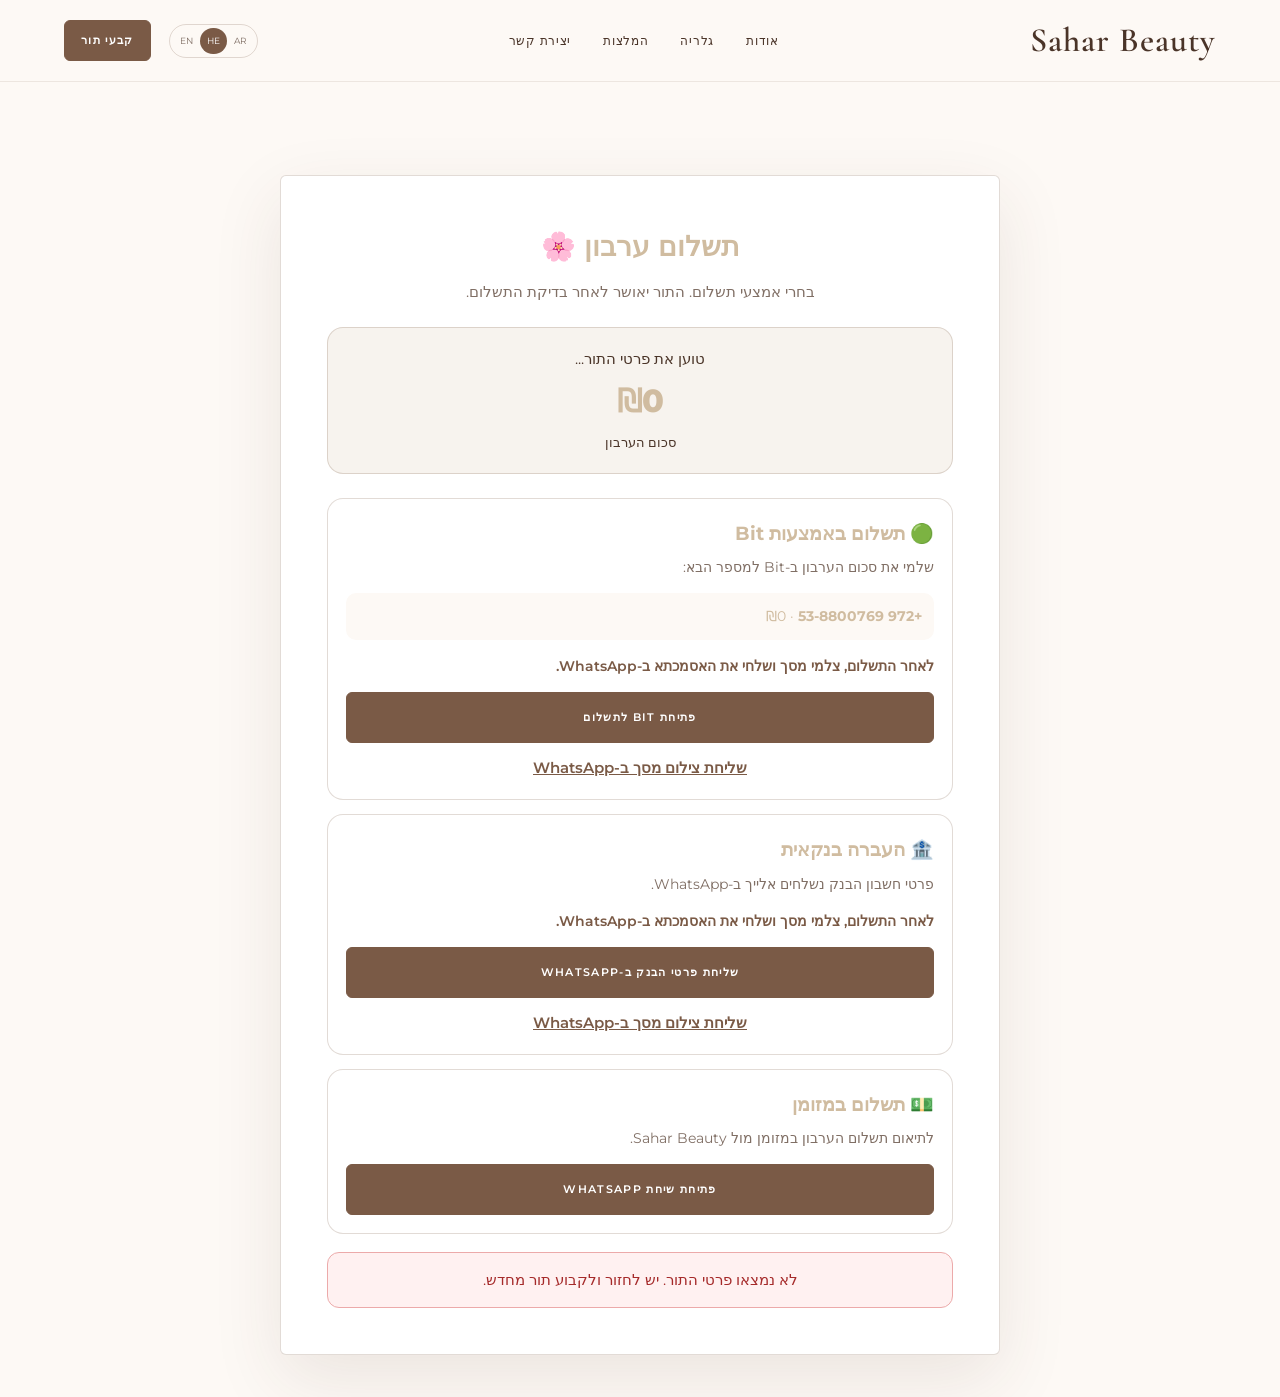
<file: frontend/deposit.html>
<!DOCTYPE html>
<html lang="he" dir="rtl">
<head>
  <meta charset="UTF-8">
  <meta name="viewport" content="width=device-width, initial-scale=1.0">
  <meta name="description" content="Sahar Beauty - תשלום ערבון לתור">
  <title>Sahar Beauty - תשלום ערבון</title>
  <link rel="stylesheet" href="style.css">
  <link rel="stylesheet" href="arabic-fonts.css">
  <style>
    .deposit-page { padding-top: 120px; background: var(--ivory); }
    .deposit-page .container { padding-top: 55px; }
    .deposit-card { text-align: center; }
    .deposit-card h1 { margin-bottom: 8px; color: var(--blue-dark); font-size: 28px; }
    .deposit-intro { margin-bottom: 22px; color: var(--muted); }
    .deposit-summary { margin-bottom: 24px; padding: 18px; border: 1px solid var(--border); border-radius: 16px; background: var(--blue-light); }
    .deposit-amount { color: var(--blue-dark); font-size: 32px; font-weight: 800; }
    .payment-options { display: grid; gap: 14px; }
    .payment-option { padding: 18px; border: 1px solid var(--border); border-radius: 16px; background: #fff; text-align: start; }
    .payment-option h2 { margin-bottom: 5px; color: var(--blue-dark); font-size: 19px; }
    .payment-option p { margin-bottom: 13px; color: var(--muted); font-size: 14px; }
    .payment-details { margin: 10px 0 14px; padding: 12px; border-radius: 10px; background: var(--ivory); color: var(--espresso); font-size: 14px; line-height: 1.7; }
    .proof-note { font-weight: 600; color: var(--mocha) !important; }
    .proof-button { display: block; margin-top: 12px; color: var(--mocha); font-weight: 600; text-align: center; }
    .cash-button { background: linear-gradient(135deg, #7d5267, #ad748f); }
    #paymentMessage { display: none; margin-top: 18px; padding: 14px; border-radius: 12px; }
    #paymentMessage.success { display: block; border: 1px solid #8dc89d; background: #effbf2; color: #217a38; }
    #paymentMessage.error { display: block; border: 1px solid #ecaaaa; background: #fff1f1; color: #a52a2a; }
    #paymentMessage.bank-toast {
      position: fixed;
      z-index: 1000;
      inset: 50% auto auto 50%;
      display: block;
      width: min(88vw, 440px);
      margin: 0;
      padding: 22px 26px;
      border: 1px solid rgba(122, 90, 70, .24);
      border-radius: 14px;
      background: rgba(253, 249, 245, .98);
      box-shadow: 0 24px 70px rgba(74, 52, 40, .2);
      color: var(--espresso);
      font: 600 16px/1.6 var(--sans);
      text-align: center;
      transform: translate(-50%, -50%);
      animation: bankToastIn .25s ease both;
    }
    #paymentMessage.bank-toast.hiding { animation: bankToastOut .25s ease both; }
    @keyframes bankToastIn {
      from { opacity: 0; transform: translate(-50%, calc(-50% + 14px)) scale(.97); }
      to { opacity: 1; transform: translate(-50%, -50%) scale(1); }
    }
    @keyframes bankToastOut {
      from { opacity: 1; transform: translate(-50%, -50%) scale(1); }
      to { opacity: 0; transform: translate(-50%, calc(-50% - 10px)) scale(.98); }
    }
    @media (max-width: 680px) { .deposit-page { padding-top: 135px; } .deposit-page .container { padding-top: 35px; } }
  </style>
</head>
<body class="deposit-page">
  <header class="site-header">
    <a href="index.html#home" class="wordmark" aria-label="Sahar Beauty home">Sahar Beauty</a>
    <button class="menu-toggle" type="button" aria-label="Open navigation" aria-expanded="false">☰</button>
    <nav class="main-nav" aria-label="Primary navigation">
      <a href="index.html#about" data-deposit-i18n="navAbout">אודות</a>
      <a href="gallery.html" data-deposit-i18n="navPortfolio">גלריה</a>
      <a href="index.html#testimonials" data-deposit-i18n="navReviews">המלצות</a>
      <a href="index.html#contact" data-deposit-i18n="navContact">יצירת קשר</a>
    </nav>
    <div class="header-actions">
      <div class="language-switcher" aria-label="Language selector">
        <button type="button" data-lang="ar">AR</button>
        <button type="button" data-lang="he" class="active">HE</button>
        <button type="button" data-lang="en">EN</button>
      </div>
      <a href="index.html#booking" class="header-book" data-deposit-i18n="bookNow">קבעי תור</a>
    </div>
  </header>

  <div class="container">
    <main class="deposit-card">
      <h1 data-deposit-i18n="depositTitle">נשאר רק לשלם ערבון 🌸</h1>
      <p class="deposit-intro" data-deposit-i18n="depositIntro">לשמירת התור יש לבחור אמצעי תשלום.</p>

      <section class="deposit-summary">
        <div id="appointmentSummary">טוען את פרטי התור...</div>
        <div class="deposit-amount">₪<span id="depositAmount">0</span></div>
        <small data-deposit-i18n="depositAmount">סכום הערבון</small>
      </section>

      <div class="payment-options">
        <section class="payment-option">
          <h2 data-deposit-i18n="bitTitle">🟢 תשלום באמצעות Bit</h2>
          <p data-deposit-i18n="bitText">שלמי את סכום הערבון ב-Bit למספר הבא:</p>
          <div class="payment-details"><strong>+972 53-8800769</strong> · ₪<span class="deposit-amount-inline">0</span></div>
          <p class="proof-note" data-deposit-i18n="proofText">לאחר התשלום, צלמי מסך ושלחי את האסמכתא ב-WhatsApp.</p>
          <button type="button" class="payment-action" onclick="openBitPayment()" data-deposit-i18n="bitButton">פתיחת Bit לתשלום</button>
          <a class="proof-button" href="#" onclick="openProofChat('bit'); return false;" data-deposit-i18n="sendProof">שליחת צילום מסך ב-WhatsApp</a>
        </section>

        <section class="payment-option">
          <h2 data-deposit-i18n="bankTitle">🏦 העברה בנקאית</h2>
          <p data-deposit-i18n="bankText">פרטי חשבון הבנק נשלחים אלייך ב-WhatsApp.</p>
          <p class="proof-note" data-deposit-i18n="proofText">לאחר התשלום, צלמי מסך ושלחי את האסמכתא ב-WhatsApp.</p>
          <button type="button" class="payment-action" onclick="requestBankDetails()" data-deposit-i18n="bankButton">שליחת פרטי הבנק ב-WhatsApp</button>
          <a class="proof-button" href="#" onclick="openProofChat('bank-transfer'); return false;" data-deposit-i18n="sendProof">שליחת צילום מסך ב-WhatsApp</a>
        </section>

        <section class="payment-option">
          <h2 data-deposit-i18n="cashTitle">💵 תשלום במזומן</h2>
          <p data-deposit-i18n="cashText">לתיאום תשלום הערבון במזומן מול Sahar Beauty.</p>
          <button type="button" class="payment-action cash-button" onclick="openCashChat()" data-deposit-i18n="cashButton">פתיחת שיחת WhatsApp</button>
        </section>
      </div>

      <div id="paymentMessage"></div>
    </main>
  </div>

  <script>
    const API_URL = ['localhost', '127.0.0.1'].includes(window.location.hostname)
      ? 'http://localhost:5001/api'
      : '/api';
    const OWNER_WHATSAPP = '972538800769';
    const BIT_APP_LINK = 'https://www.bitpay.co.il/app';
    let depositAmountValue = 0;
    let paymentMessageTimer;
    const depositTranslations = {
      he: {navAbout:'אודות',navPortfolio:'גלריה',navReviews:'המלצות',navContact:'יצירת קשר',bookNow:'קבעי תור',depositTitle:'תשלום ערבון 🌸',depositIntro:'בחרי אמצעי תשלום. התור יאושר לאחר בדיקת התשלום.',depositAmount:'סכום הערבון',bitTitle:'🟢 תשלום באמצעות Bit',bitText:'שלמי את סכום הערבון ב-Bit למספר הבא:',bitButton:'פתיחת Bit לתשלום',bankTitle:'🏦 העברה בנקאית',bankText:'פרטי חשבון הבנק נשלחים אלייך ב-WhatsApp.',bankButton:'שליחת פרטי הבנק ב-WhatsApp',cashTitle:'💵 תשלום במזומן',cashText:'לתיאום תשלום הערבון במזומן מול Sahar Beauty.',cashButton:'פתיחת שיחת WhatsApp',proofText:'לאחר התשלום, צלמי מסך ושלחי את האסמכתא ב-WhatsApp.',sendProof:'שליחת צילום מסך ב-WhatsApp'},
      ar: {navAbout:'من أنا',navPortfolio:'الأعمال',navReviews:'آراء العميلات',navContact:'تواصل',bookNow:'احجزي الآن',depositTitle:'دفع العربون 🌸',depositIntro:'اختاري طريقة الدفع. سيتم تأكيد الموعد بعد فحص الدفعة.',depositAmount:'قيمة العربون',bitTitle:'🟢 الدفع بواسطة Bit',bitText:'ادفعي مبلغ العربون عبر Bit إلى الرقم:',bitButton:'فتح Bit للدفع',bankTitle:'🏦 تحويل بنكي',bankText:'سيتم إرسال تفاصيل الحساب البنكي إليك عبر WhatsApp.',bankButton:'إرسال تفاصيل البنك عبر WhatsApp',cashTitle:'💵 الدفع نقداً',cashText:'للتنسيق على دفع العربون نقداً مع Sahar Beauty.',cashButton:'فتح محادثة WhatsApp',proofText:'بعد الدفع، التقطي صورة للشاشة وأرسلي إثبات الدفع عبر WhatsApp.',sendProof:'إرسال صورة الإثبات عبر WhatsApp'},
      en: {navAbout:'About',navPortfolio:'Portfolio',navReviews:'Reviews',navContact:'Contact',bookNow:'Book Now',depositTitle:'Deposit Payment 🌸',depositIntro:'Choose a payment method. The appointment will be confirmed after review.',depositAmount:'Deposit amount',bitTitle:'🟢 Pay with Bit',bitText:'Send the deposit through Bit to:',bitButton:'Open Bit to Pay',bankTitle:'🏦 Bank Transfer',bankText:'The bank account details will be sent to you on WhatsApp.',bankButton:'Send Bank Details on WhatsApp',cashTitle:'💵 Cash Payment',cashText:'Coordinate the cash deposit with Sahar Beauty.',cashButton:'Open WhatsApp Chat',proofText:'After payment, take a screenshot and send the proof on WhatsApp.',sendProof:'Send Screenshot on WhatsApp'}
    };

    function applyDepositLanguage(lang) {
      const selected = depositTranslations[lang] ? lang : 'he';
      document.documentElement.lang = selected;
      document.documentElement.dir = selected === 'en' ? 'ltr' : 'rtl';
      document.querySelectorAll('[data-deposit-i18n]').forEach((element) => {
        element.textContent = depositTranslations[selected][element.dataset.depositI18n];
      });
      document.querySelectorAll('[data-lang]').forEach((button) => button.classList.toggle('active', button.dataset.lang === selected));
      localStorage.setItem('saharLanguage', selected);
    }

    document.querySelectorAll('[data-lang]').forEach((button) => button.addEventListener('click', () => applyDepositLanguage(button.dataset.lang)));
    const menuToggle = document.querySelector('.menu-toggle');
    const mainNav = document.querySelector('.main-nav');
    menuToggle.addEventListener('click', () => {
      const open = mainNav.classList.toggle('open');
      menuToggle.setAttribute('aria-expanded', String(open));
    });
    applyDepositLanguage(localStorage.getItem('saharLanguage') || 'he');

    const params = new URLSearchParams(window.location.search);
    const appointmentId = params.get('id');
    const paymentToken = params.get('token');

    if (!appointmentId || !paymentToken) {
      showPaymentMessage('לא נמצאו פרטי התור. יש לחזור ולקבוע תור מחדש.', 'error');
    } else {
      loadPaymentDetails();
    }

    async function loadPaymentDetails() {
      try {
        const response = await fetch(`${API_URL}/appointments/payment/${appointmentId}?token=${encodeURIComponent(paymentToken)}`);
        const result = await response.json();
        if (!response.ok) throw new Error(result.error);
        const appointment = result.data;
        document.getElementById('appointmentSummary').textContent = `${appointment.customerName} • ${appointment.service} • ${new Date(appointment.date).toLocaleDateString()} • ${appointment.time}–${appointment.endTime}`;
        depositAmountValue = appointment.amount ?? 0;
        document.getElementById('depositAmount').textContent = depositAmountValue;
        document.querySelectorAll('.deposit-amount-inline').forEach((element) => {
          element.textContent = depositAmountValue;
        });
      } catch (error) {
        showPaymentMessage(error.message || 'שגיאה בטעינת פרטי התשלום', 'error');
        document.querySelectorAll('.payment-action').forEach((button) => { button.disabled = true; });
      }
    }

    async function choosePaymentMethod(method) {
      const response = await fetch(`${API_URL}/appointments/${appointmentId}/deposit/method`, {
        method: 'POST',
        headers: { 'Content-Type': 'application/json' },
        body: JSON.stringify({ method, token: paymentToken })
      });
      const result = await response.json();
      if (!response.ok) throw new Error(result.error || 'לא ניתן לבחור אמצעי תשלום');
      return result;
    }

    async function openBitPayment() {
      try {
        await choosePaymentMethod('bit');
        window.open(BIT_APP_LINK, '_blank', 'noopener');
        showPaymentMessage(`יש להעביר ₪${depositAmountValue} ב-Bit למספר +972 53-8800769 ולשלוח צילום מסך.`, 'success');
      } catch (error) {
        showPaymentMessage(error.message || 'שגיאה בפתיחת התשלום', 'error');
      }
    }

    async function requestBankDetails() {
      try {
        const result = await choosePaymentMethod('bank-transfer');
        showBankToast(result.message || 'פרטי חשבון הבנק נשלחים אלייך ב-WhatsApp');
      } catch (error) {
        showPaymentMessage(error.message || 'שגיאה בשליחת פרטי הבנק', 'error');
      }
    }

    async function openCashChat() {
      try {
        await choosePaymentMethod('cash');
        window.location.href = `https://wa.me/${OWNER_WHATSAPP}?text=${encodeURIComponent('אני רוצה לשלם ערבון במזומן')}`;
      } catch (error) {
        showPaymentMessage(error.message || 'שגיאה בבחירת תשלום במזומן', 'error');
      }
    }

    function openProofChat(method) {
      const paymentName = method === 'bit' ? 'Bit' : 'העברה בנקאית';
      const text = `שלום, שילמתי ערבון בסך ₪${depositAmountValue} באמצעות ${paymentName}. מצרפת צילום מסך של ההעברה.`;
      window.location.href = `https://wa.me/${OWNER_WHATSAPP}?text=${encodeURIComponent(text)}`;
    }

    function showPaymentMessage(text, type) {
      clearTimeout(paymentMessageTimer);
      const box = document.getElementById('paymentMessage');
      box.textContent = text;
      box.className = type;
    }

    function showBankToast(text) {
      clearTimeout(paymentMessageTimer);
      const box = document.getElementById('paymentMessage');
      box.textContent = text;
      box.className = 'bank-toast';

      paymentMessageTimer = setTimeout(() => {
        box.classList.add('hiding');
        setTimeout(() => {
          box.className = '';
          box.textContent = '';
        }, 250);
      }, 1750);
    }
  </script>
</body>
</html>
</file>
<file: frontend/style.css>
@import url('https://fonts.googleapis.com/css2?family=Cormorant+Garamond:wght@400;500;600;700&family=Montserrat:wght@300;400;500;600&display=swap');

:root{--ivory:#FDF9F5;--ivory-alt:#F7F3EE;--taupe-light:#D8CCC1;--mocha:#7A5A46;--espresso:#D0BCA0;--nude:#D9C1AF;--sand:#E8D8C9;--latte:#B89B87;--taupe:#9A8478;--cream:#E7DED0;--biscotti:#DAC09B;--toffee:#9F825B;--cocoa:#82614A;--white:#fff;--text:#4A3428;--muted:#806f65;--border:rgba(122,90,70,.22);--serif:'Cormorant Garamond',Georgia,serif;--sans:'Montserrat',Arial,sans-serif;--shadow:0 24px 70px rgba(74,52,40,.1);--radius:6px;--blue:var(--mocha);--blue-dark:var(--espresso);--blue-light:var(--ivory-alt)}
*{box-sizing:border-box;margin:0;padding:0}html{scroll-behavior:smooth;background:var(--ivory)}body{min-height:100vh;background:var(--ivory);color:var(--text);font-family:var(--sans);font-size:15px;line-height:1.75;overflow-x:hidden}a{color:inherit}button,input,select,textarea{font:inherit}button,a{transition:all .25s ease}img{max-width:100%;display:block}
.site-header{position:fixed;inset:0 0 auto;z-index:100;display:grid;grid-template-columns:auto 1fr auto;align-items:center;gap:36px;padding:20px clamp(22px,5vw,72px);background:rgba(253,249,245,.9);border-bottom:1px solid rgba(122,90,70,.12);backdrop-filter:blur(14px)}.wordmark{font:600 clamp(26px,3vw,34px)/1 var(--serif);letter-spacing:.03em;text-decoration:none;white-space:nowrap}.main-nav{display:flex;justify-content:center;gap:clamp(18px,2.5vw,38px)}.main-nav a{position:relative;text-decoration:none;font-size:12px;font-weight:500;letter-spacing:.06em}.main-nav a:after{content:'';position:absolute;inset:auto 50% -7px;width:0;height:1px;background:var(--mocha);transition:.25s}.main-nav a:hover:after{inset-inline-start:0;width:100%}.header-actions{display:flex;align-items:center;gap:18px}.language-switcher{display:flex;border:1px solid var(--border);border-radius:999px;padding:3px}.language-switcher button{border:0;background:transparent;color:var(--muted);padding:5px 7px;border-radius:999px;font-size:9px;cursor:pointer}.language-switcher button.active{background:var(--mocha);color:#fff}.header-book,.primary-cta{display:inline-flex;align-items:center;justify-content:center;border:1px solid var(--mocha);border-radius:var(--radius);background:var(--mocha);color:#fff;text-decoration:none;font-size:11px;font-weight:600;letter-spacing:.12em;text-transform:uppercase}.header-book{padding:10px 16px}.header-book:hover,.primary-cta:hover,button:hover{background:var(--espresso);border-color:var(--espresso);transform:translateY(-1px)}.menu-toggle{display:none;border:0;background:none;color:var(--espresso);font-size:22px}
.hero{position:relative;min-height:100svh;display:flex;align-items:center;padding:130px clamp(22px,8vw,130px) 80px;overflow:hidden}.hero-image{position:absolute;inset:0;background:linear-gradient(90deg,rgba(253,249,245,.96) 5%,rgba(253,249,245,.74) 35%,rgba(253,249,245,.05) 70%),url('images/sahar-hero.png') center/cover no-repeat}.hero-content{position:relative;z-index:2;max-width:610px}.eyebrow{margin-bottom:16px;color:var(--mocha);font-size:10px;font-weight:600;letter-spacing:.24em;text-transform:uppercase}.hero h1{font:500 clamp(70px,10vw,142px)/.74 var(--serif);letter-spacing:-.055em}.hero-tagline{margin-top:30px;font:500 clamp(20px,2.4vw,34px)/1.2 var(--serif);letter-spacing:.04em}.hero-copy{max-width:520px;margin:24px 0 32px;color:var(--muted);font-weight:300}.primary-cta{min-width:165px;padding:15px 24px}.scroll-cue{position:absolute;z-index:3;bottom:28px;left:50%;text-decoration:none;font-size:22px;animation:float 2s infinite ease-in-out}@keyframes float{50%{transform:translateY(7px)}}
.section-pad{padding:clamp(80px,10vw,150px) clamp(22px,8vw,130px)}.section-heading h2,.center-heading h2,.portfolio-copy h2,.booking-intro h2,.contact-details h2{font:500 clamp(46px,6vw,82px)/.95 var(--serif);letter-spacing:-.035em}.philosophy{display:grid;grid-template-columns:80px minmax(280px,1fr) minmax(280px,.8fr);gap:clamp(28px,5vw,80px);align-items:start}.section-number{font:500 13px var(--serif);color:var(--latte)}.about-copy{padding-top:40px;color:var(--muted);font-weight:300}.about-copy p+p{margin-top:18px}.signature{margin-top:30px;color:var(--espresso);font:italic 42px var(--serif)}.center-heading{text-align:center;max-width:760px;margin:0 auto 58px}.services-section{background:var(--ivory-alt)}.services-grid{display:grid;grid-template-columns:repeat(4,1fr);gap:18px}.service-card{position:relative}.service-card>span{position:absolute;z-index:2;top:12px;inset-inline-start:12px;background:rgba(253,249,245,.88);padding:5px 9px;font:500 12px var(--serif)}.service-visual{height:clamp(280px,35vw,470px);margin-bottom:20px;background-image:linear-gradient(0deg,rgba(74,52,40,.12),transparent 55%),url('images/sahar-hero.png');background-size:auto 100%;filter:saturate(.72)}.service-one{background-position:76% center}.service-two{background-position:68% center}.service-three{background-position:82% center}.service-four{background-position:62% center}.service-card h3{font:600 28px var(--serif)}.service-card p{margin-top:7px;color:var(--muted);font-size:12px;font-weight:300}.coming-soon{margin-top:70px;padding:34px;border-block:1px solid var(--border);text-align:center}.coming-soon div{display:flex;flex-wrap:wrap;justify-content:center;gap:18px;color:var(--espresso);font:500 18px var(--serif)}
.portfolio-preview{display:grid;grid-template-columns:.65fr 1.35fr;gap:clamp(45px,8vw,120px);align-items:center;background:var(--taupe-light)}.portfolio-copy p:not(.eyebrow){margin:25px 0;color:#685448}.text-link{display:inline-block;text-decoration:none;border-bottom:1px solid currentColor;font-size:12px;font-weight:600;letter-spacing:.08em}.text-link:hover{color:var(--mocha);transform:translateX(-4px)}.portfolio-mosaic{display:grid;grid-template-columns:1fr .8fr;grid-template-rows:1fr auto;gap:15px}.mosaic-item{position:relative;min-height:480px;background-image:linear-gradient(0deg,rgba(74,52,40,.45),transparent 55%),url('images/sahar-hero.png');background-size:auto 100%;filter:saturate(.72)}.mosaic-one{background-position:78% center}.mosaic-two{background-position:65% center}.mosaic-item span{position:absolute;inset:auto 20px 18px;color:#fff;font:500 26px var(--serif)}.reel-tile{grid-column:1/-1;display:flex;justify-content:space-between;align-items:center;padding:22px 26px;background:var(--espresso);color:#fff;text-decoration:none;font:500 20px var(--serif)}
.testimonials{background:var(--ivory)}.reviews-grid{display:grid;grid-template-columns:repeat(3,1fr);gap:18px}.review-card{display:flex;flex-direction:column;min-height:300px;padding:36px;background:var(--white);border:1px solid var(--border);box-shadow:0 12px 35px rgba(74,52,40,.04)}.stars{color:var(--toffee);font-size:11px;letter-spacing:.28em}.review-card>p{margin:35px 0;flex:1;font:500 25px/1.4 var(--serif)}.review-card footer{display:flex;align-items:center;gap:12px}.avatar{display:grid;place-items:center;width:38px;height:38px;border-radius:50%;background:var(--sand);font:600 18px var(--serif)}.review-card small{display:block;color:var(--muted);font-size:9px;letter-spacing:.1em;text-transform:uppercase}
.booking-section{display:grid;grid-template-columns:.8fr 1.2fr;gap:clamp(50px,8vw,130px);background:var(--espresso);color:var(--ivory)}.booking-intro>p:not(.eyebrow){margin:28px 0;color:var(--cream)}.booking-note{display:flex;gap:12px;padding-top:20px;border-top:1px solid rgba(255,255,255,.2)}.booking-note p{margin:0!important;font-size:12px}.booking-form{padding:clamp(26px,4vw,55px);background:var(--ivory);color:var(--espresso);box-shadow:var(--shadow)}.form-heading{display:flex;justify-content:space-between;margin-bottom:28px;padding-bottom:15px;border-bottom:1px solid var(--border);font:600 22px var(--serif)}.form-heading small{font:500 10px var(--sans);letter-spacing:.12em}.form-row{display:grid;grid-template-columns:1fr 1fr;gap:16px}.form-group{margin-bottom:18px}.form-group label{display:block;margin-bottom:7px;color:var(--espresso);font-size:10px;font-weight:600;letter-spacing:.08em;text-transform:uppercase}.form-group small,#availableMessage{color:var(--muted)}input,select,textarea{width:100%;padding:13px 14px;border:1px solid var(--border);border-radius:var(--radius);outline:0;background:#fff;color:var(--espresso);transition:.2s}input:focus,select:focus,textarea:focus{border-color:var(--mocha);box-shadow:0 0 0 3px rgba(122,90,70,.09)}input::placeholder,textarea::placeholder{color:#a99a91}.booking-form button,.contact-form button,.deposit-card button{width:100%;padding:15px;border:1px solid var(--mocha);border-radius:var(--radius);background:var(--mocha);color:#fff;cursor:pointer;font-size:11px;font-weight:600;letter-spacing:.12em;text-transform:uppercase}#servicePriceDisplay{margin-top:7px;color:var(--mocha);font-size:12px;font-weight:600}#messageBox{display:none;margin-top:16px;padding:12px;font-size:12px}#messageBox.success,#messageBox.error{display:block}#messageBox.success{background:#eef5ec;color:#315c34}#messageBox.error{background:#fbefec;color:#8a3329}
.contact-section{display:grid;grid-template-columns:1fr 1fr;gap:clamp(50px,9vw,140px);align-items:start;background:var(--ivory-alt)}.contact-details>p:not(.eyebrow){margin:25px 0;color:var(--muted)}.contact-links{display:flex;flex-wrap:wrap;gap:20px}.contact-links a{text-decoration:none;border-bottom:1px solid var(--border);font-size:11px;font-weight:600}.contact-form{display:grid;gap:13px}.site-footer{display:grid;grid-template-columns:1fr auto 1fr;align-items:center;gap:30px;padding:38px clamp(22px,5vw,72px);background:var(--ivory);border-top:1px solid var(--border)}.site-footer>p{text-align:center;font:500 16px var(--serif)}.site-footer>div{display:flex;justify-content:flex-end;gap:20px;color:var(--muted);font-size:9px}.site-footer a{text-decoration:none}.whatsapp-float{position:fixed;z-index:80;right:22px;bottom:22px;display:grid;place-items:center;width:52px;height:52px;border-radius:50%;background:var(--mocha);color:#fff;text-decoration:none;font-size:11px;font-weight:600;box-shadow:0 10px 30px rgba(74,52,40,.25)}.whatsapp-float:hover{background:var(--espresso);transform:translateY(-3px)}
.container{width:min(100% - 32px,720px);margin:auto;padding:42px 0}.container>header{text-align:center}.logo-link{display:inline-flex;align-items:center;justify-content:center;width:min(420px,90vw);height:min(330px,70vw)}.logo-img{width:100%;height:100%;object-fit:contain}.container main{padding:clamp(24px,5vw,46px);background:#fff;border:1px solid var(--border);border-radius:var(--radius);box-shadow:var(--shadow)}.container footer,body>footer{padding:30px;text-align:center;color:var(--muted);font-size:11px}.gallery-link,.admin-btn{display:inline-block;padding:10px 18px;border:1px solid var(--mocha);border-radius:var(--radius);background:transparent;color:var(--mocha);text-decoration:none}.success-banner{padding:14px;background:#eef5ec;color:#315c34;border:1px solid #c9dec6}.flatpickr-day.selected{background:var(--mocha)!important;border-color:var(--mocha)!important}.modal img{border-color:var(--mocha)!important}.deposit-card{text-align:center}.payment-options{display:grid;gap:14px}.payment-option{padding:20px;border:1px solid var(--border);background:var(--ivory);text-align:start}
.reveal{opacity:0;transform:translateY(18px);transition:opacity .7s ease,transform .7s ease}.reveal.visible{opacity:1;transform:none}
html[dir="ltr"] .hero-image{transform:scaleX(-1)}html[dir="ltr"] .hero-content{margin-right:auto}html[dir="rtl"] .hero-content{margin-left:auto}
@media(max-width:1050px){.site-header{grid-template-columns:1fr auto}.main-nav{position:absolute;top:100%;inset-inline:0;display:none;flex-direction:column;padding:25px;background:var(--ivory);border-bottom:1px solid var(--border)}.main-nav.open{display:flex}.menu-toggle{display:block;grid-column:2}.header-actions{grid-row:2;grid-column:1/-1;justify-content:space-between}.services-grid{grid-template-columns:1fr 1fr}.portfolio-preview,.booking-section{grid-template-columns:1fr}.reviews-grid{grid-template-columns:1fr 1fr}.site-footer{grid-template-columns:1fr;text-align:center}.site-footer>div{justify-content:center}}
@media(max-width:680px){body{font-size:14px}.site-header{padding:14px 18px;gap:12px}.header-book{display:none}.hero{min-height:840px;align-items:flex-end;padding:150px 22px 75px}.hero-image{background:linear-gradient(0deg,rgba(253,249,245,.98) 0%,rgba(253,249,245,.74) 43%,rgba(253,249,245,0) 70%),url('images/sahar-hero.png') 67% top/auto 62% no-repeat}.hero-content{max-width:100%}.hero h1{font-size:72px}.hero-copy{margin:18px 0 25px}.section-pad{padding:76px 22px}.philosophy{grid-template-columns:1fr}.section-number{display:none}.about-copy{padding-top:0}.services-grid,.reviews-grid,.form-row,.contact-section{grid-template-columns:1fr}.service-visual{height:380px}.portfolio-mosaic{grid-template-columns:1fr}.mosaic-item{min-height:400px}.reel-tile{grid-column:auto}.booking-form{padding:24px 18px}.site-footer{padding:30px 20px}.site-footer>div{flex-direction:column;gap:5px}.language-switcher button{padding:4px 6px}.wordmark{font-size:26px}}
@media(prefers-reduced-motion:reduce){*{scroll-behavior:auto!important;transition:none!important;animation:none!important}.reveal{opacity:1;transform:none}}
</file>
<file: frontend/arabic-fonts.css>
@import url('https://fonts.googleapis.com/css2?family=Aref+Ruqaa:wght@400;700&family=Noto+Naskh+Arabic:wght@400;500;600;700&display=swap');

html[lang="ar"] body,
html[lang="ar"] input,
html[lang="ar"] select,
html[lang="ar"] textarea,
html[lang="ar"] button {
  font-family: 'Noto Naskh Arabic', serif;
}

html[lang="ar"] h1,
html[lang="ar"] h2,
html[lang="ar"] h3,
html[lang="ar"] .wordmark,
html[lang="ar"] .hero-tagline,
html[lang="ar"] .signature,
html[lang="ar"] .review-card > p,
html[lang="ar"] .form-heading {
  font-family: 'Aref Ruqaa', serif;
  letter-spacing: 0;
}

html[lang="ar"] .main-nav a,
html[lang="ar"] .header-book,
html[lang="ar"] .primary-cta,
html[lang="ar"] .admin-btn,
html[lang="ar"] .eyebrow,
html[lang="ar"] .form-group label {
  letter-spacing: 0;
  text-transform: none;
}
</file>
